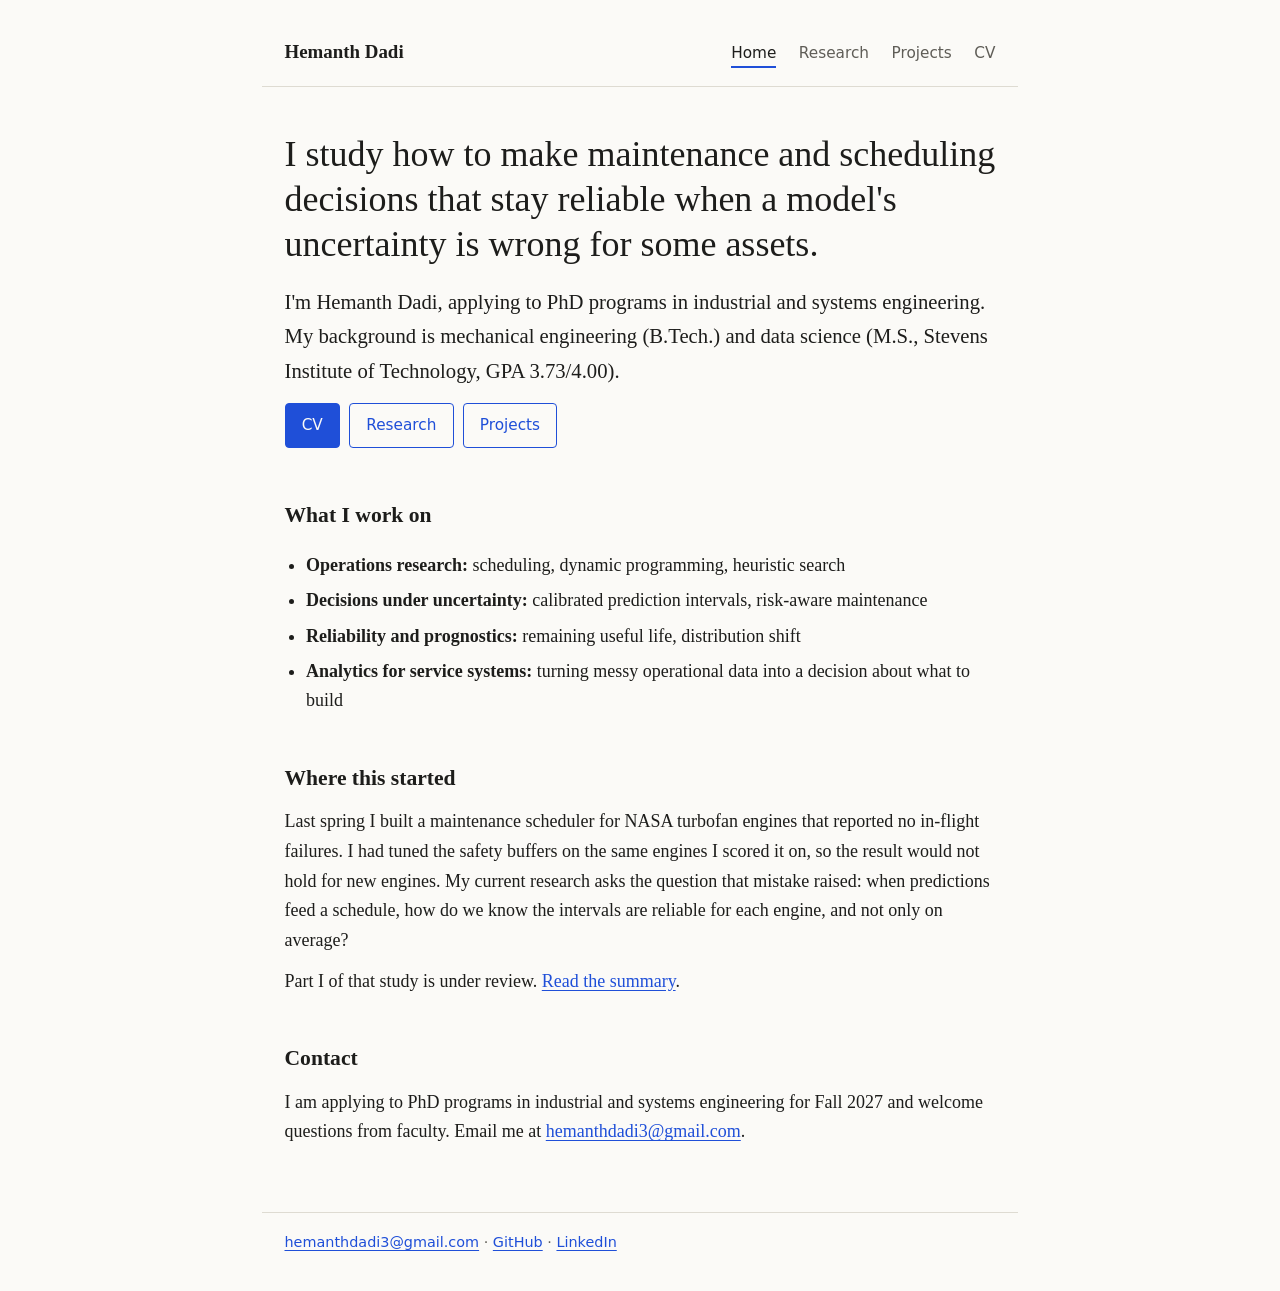
<file: index.html>
<!doctype html>
<html lang="en">
<head>
<meta charset="utf-8">
<meta name="viewport" content="width=device-width,initial-scale=1">
<title>Hemanth Dadi | PhD applicant, Industrial and Systems Engineering</title>
<meta name="description" content="PhD applicant in industrial and systems engineering. Research on reliable maintenance and scheduling decisions under uncertainty.">
<link rel="stylesheet" href="style.css">
</head>
<body>
<a class="skip" href="#main">Skip to content</a>
<header>
<a class="name" href="index.html">Hemanth Dadi</a>
<nav aria-label="Main">
<a href="index.html" aria-current="page">Home</a>
<a href="research.html">Research</a>
<a href="projects.html">Projects</a>
<a href="cv.html">CV</a>
</nav>
</header>
<main id="main">
<h1>I study how to make maintenance and scheduling decisions that stay reliable when a model's uncertainty is wrong for some assets.</h1>
<p class="lead">I'm Hemanth Dadi, applying to PhD programs in industrial and systems engineering. My background is mechanical engineering (B.Tech.) and data science (M.S., Stevens Institute of Technology, GPA 3.73/4.00).</p>
<p><a class="btn primary" href="cv.html">CV</a><a class="btn" href="research.html">Research</a><a class="btn" href="projects.html">Projects</a></p>

<h2>What I work on</h2>
<ul>
<li><b>Operations research:</b> scheduling, dynamic programming, heuristic search</li>
<li><b>Decisions under uncertainty:</b> calibrated prediction intervals, risk-aware maintenance</li>
<li><b>Reliability and prognostics:</b> remaining useful life, distribution shift</li>
<li><b>Analytics for service systems:</b> turning messy operational data into a decision about what to build</li>
</ul>

<h2>Where this started</h2>
<p>Last spring I built a maintenance scheduler for NASA turbofan engines that reported no in-flight failures. I had tuned the safety buffers on the same engines I scored it on, so the result would not hold for new engines. My current research asks the question that mistake raised: when predictions feed a schedule, how do we know the intervals are reliable for each engine, and not only on average?</p>
<p>Part I of that study is under review. <a href="research.html">Read the summary</a>.</p>
<h2>Contact</h2>
<p>I am applying to PhD programs in industrial and systems engineering for Fall 2027 and welcome questions from faculty. Email me at <a href="mailto:hemanthdadi3@gmail.com">hemanthdadi3@gmail.com</a>.</p>
</main>
<footer>
<a href="mailto:hemanthdadi3@gmail.com">hemanthdadi3@gmail.com</a> · <a href="https://github.com/HemanthDadi1">GitHub</a> · <a href="https://www.linkedin.com/in/hemanth-d-0b95a5201/">LinkedIn</a>
</footer>
</body>
</html>
</file>
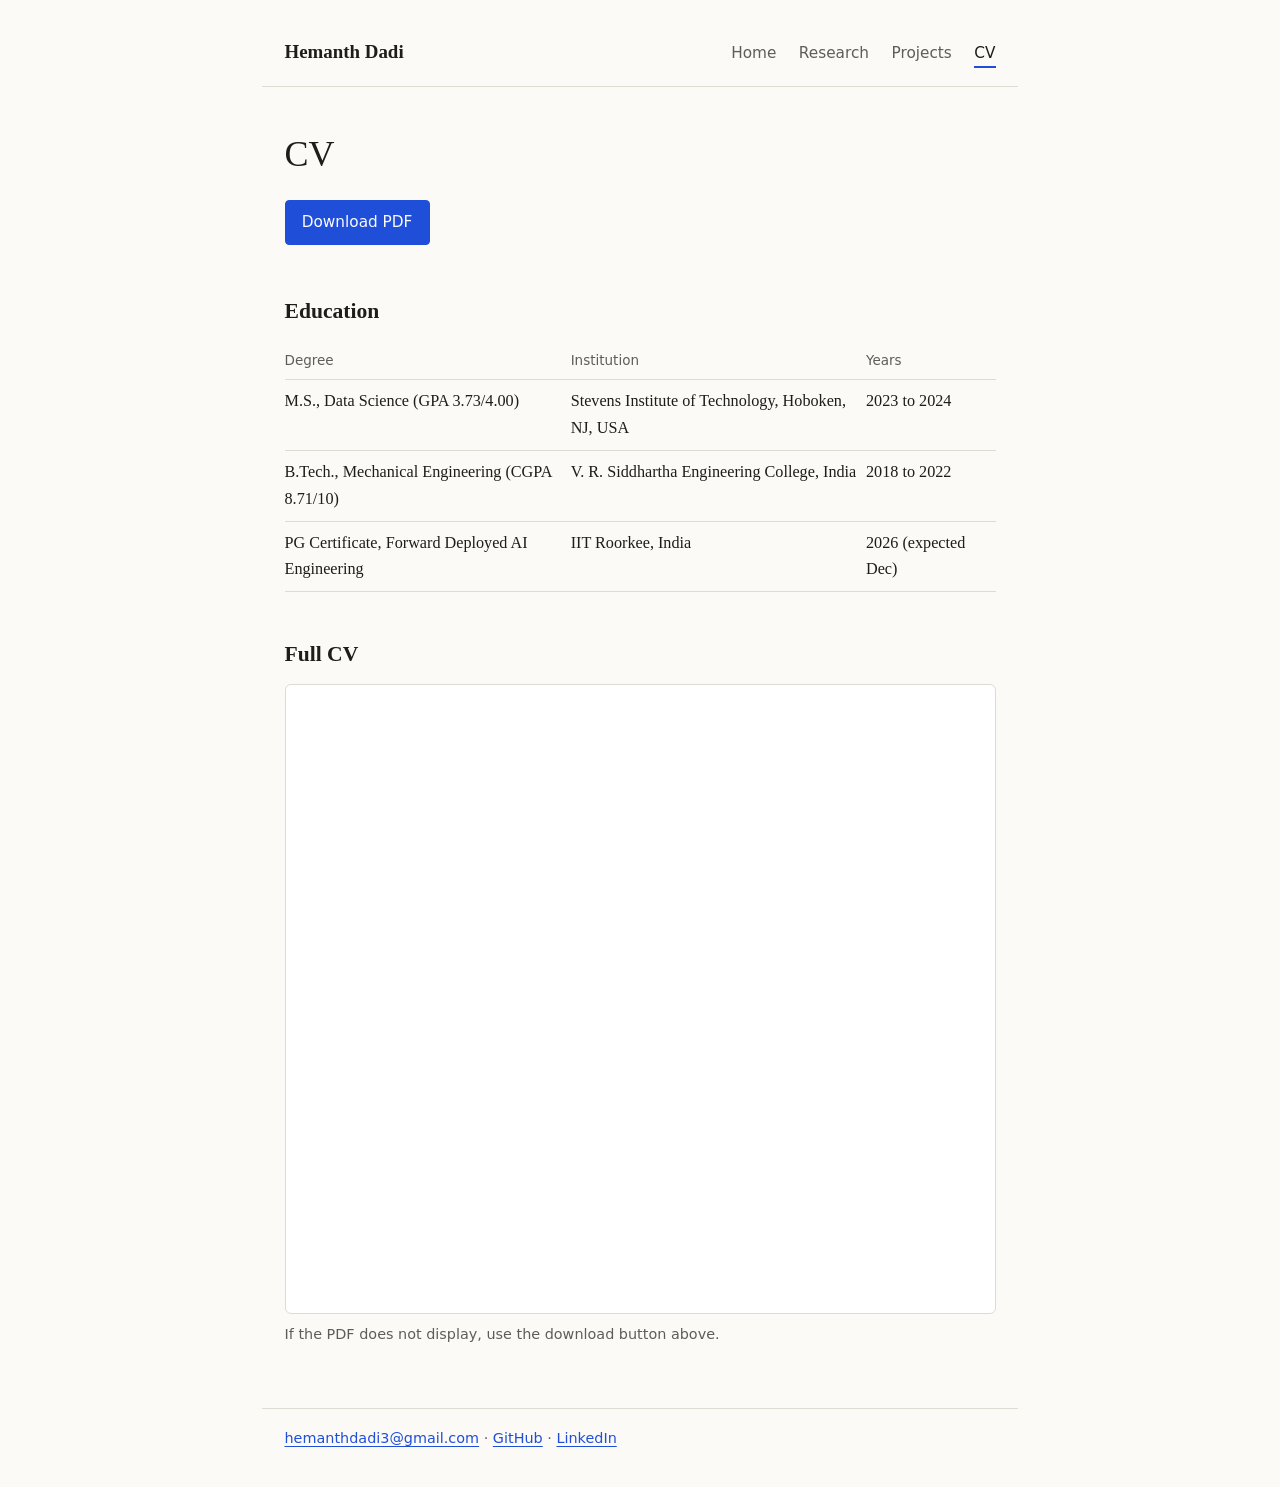
<file: cv.html>
<!doctype html>
<html lang="en">
<head>
<meta charset="utf-8">
<meta name="viewport" content="width=device-width,initial-scale=1">
<title>CV | Hemanth Dadi</title>
<meta name="description" content="CV and education of Hemanth Dadi.">
<link rel="stylesheet" href="style.css">
</head>
<body>
<a class="skip" href="#main">Skip to content</a>
<header>
<a class="name" href="index.html">Hemanth Dadi</a>
<nav aria-label="Main">
<a href="index.html">Home</a>
<a href="research.html">Research</a>
<a href="projects.html">Projects</a>
<a href="cv.html" aria-current="page">CV</a>
</nav>
</header>
<main id="main">
<h1>CV</h1>
<p><a class="btn primary" href="Hemanth_Dadi_CV.pdf">Download PDF</a></p>

<h2>Education</h2>
<table>
<tr><th>Degree</th><th>Institution</th><th>Years</th></tr>
<tr><td>M.S., Data Science (GPA 3.73/4.00)</td><td>Stevens Institute of Technology, Hoboken, NJ, USA</td><td>2023 to 2024</td></tr>
<tr><td>B.Tech., Mechanical Engineering (CGPA 8.71/10)</td><td>V. R. Siddhartha Engineering College, India</td><td>2018 to 2022</td></tr>
<tr><td>PG Certificate, Forward Deployed AI Engineering</td><td>IIT Roorkee, India</td><td>2026 (expected Dec)</td></tr>
</table>

<h2>Full CV</h2>
<iframe src="Hemanth_Dadi_CV.pdf" title="Hemanth Dadi CV (PDF)"></iframe>
<p class="meta">If the PDF does not display, use the download button above.</p>
</main>
<footer>
<a href="mailto:hemanthdadi3@gmail.com">hemanthdadi3@gmail.com</a> · <a href="https://github.com/HemanthDadi1">GitHub</a> · <a href="https://www.linkedin.com/in/hemanth-d-0b95a5201/">LinkedIn</a>
</footer>
</body>
</html>
</file>
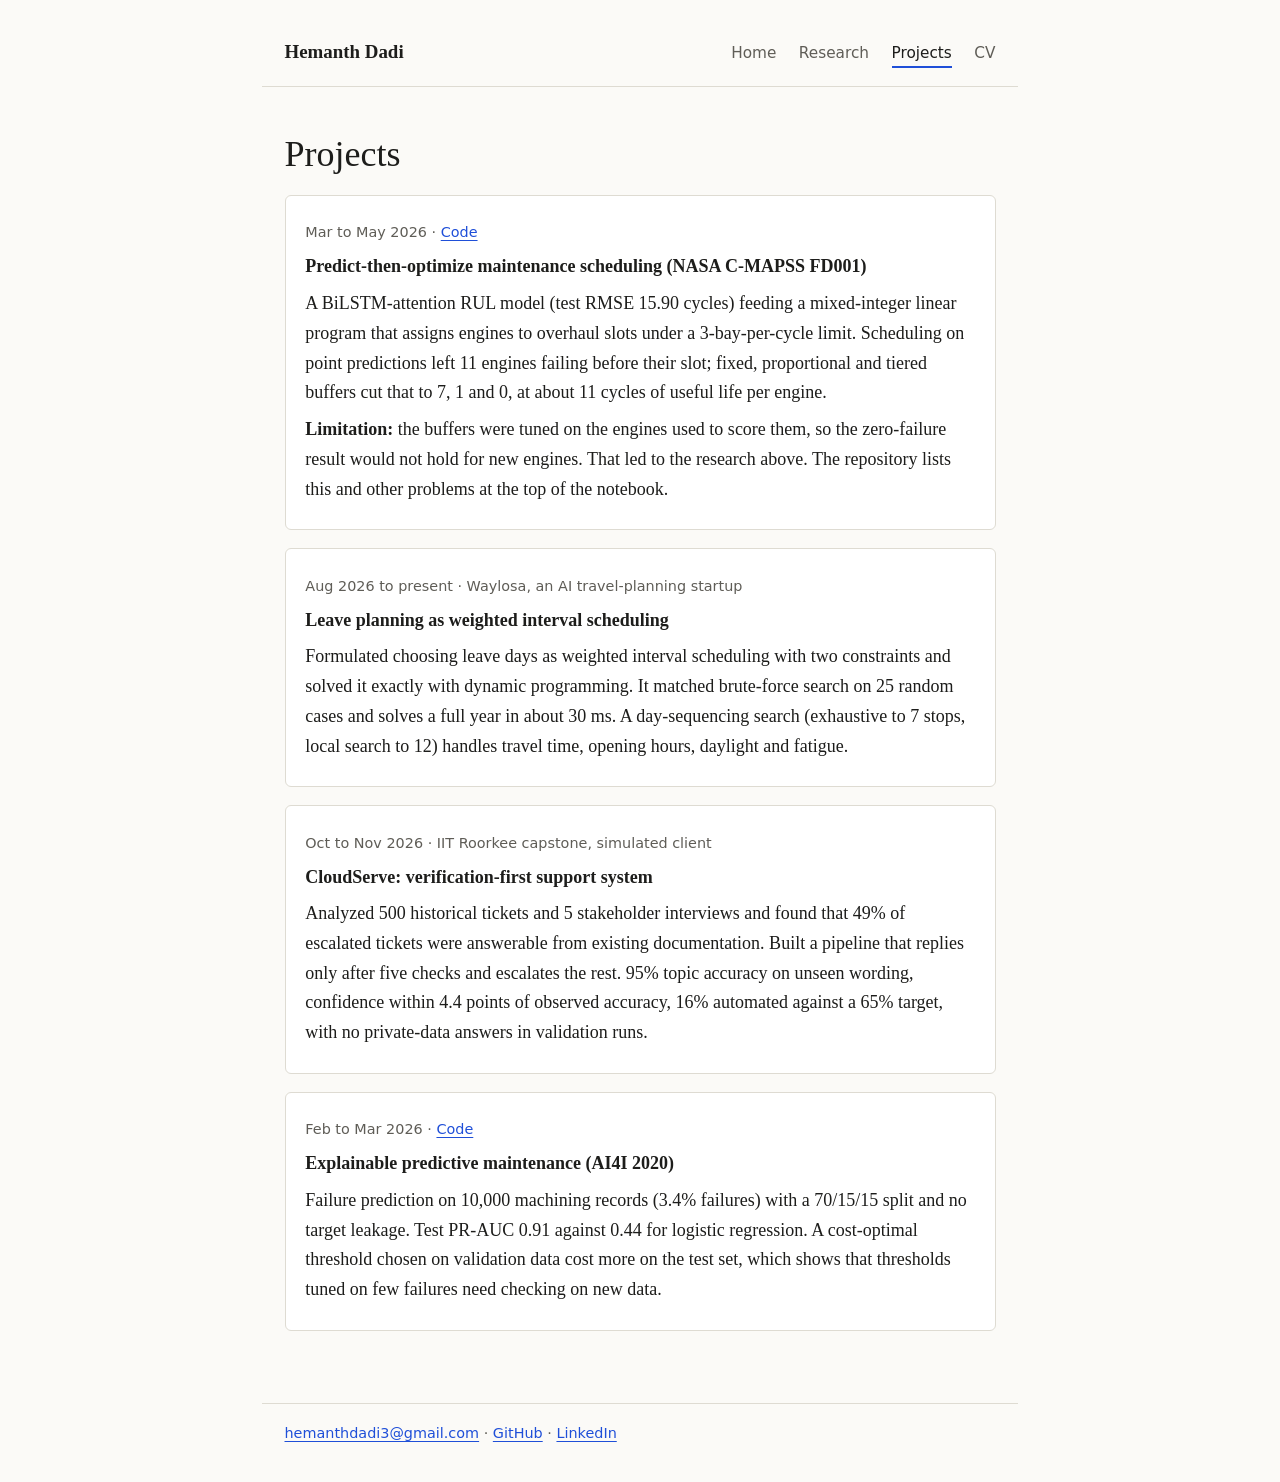
<file: projects.html>
<!doctype html>
<html lang="en">
<head>
<meta charset="utf-8">
<meta name="viewport" content="width=device-width,initial-scale=1">
<title>Projects | Hemanth Dadi</title>
<meta name="description" content="Selected projects in optimization, prognostics and decision support.">
<link rel="stylesheet" href="style.css">
</head>
<body>
<a class="skip" href="#main">Skip to content</a>
<header>
<a class="name" href="index.html">Hemanth Dadi</a>
<nav aria-label="Main">
<a href="index.html">Home</a>
<a href="research.html">Research</a>
<a href="projects.html" aria-current="page">Projects</a>
<a href="cv.html">CV</a>
</nav>
</header>
<main id="main">
<h1>Projects</h1>

<div class="card">
<p class="meta">Mar to May 2026 · <a href="https://github.com/HemanthDadi1/fd001-fleet-optimizer">Code</a></p>
<h3>Predict-then-optimize maintenance scheduling (NASA C-MAPSS FD001)</h3>
<p>A BiLSTM-attention RUL model (test RMSE 15.90 cycles) feeding a mixed-integer linear program that assigns engines to overhaul slots under a 3-bay-per-cycle limit. Scheduling on point predictions left 11 engines failing before their slot; fixed, proportional and tiered buffers cut that to 7, 1 and 0, at about 11 cycles of useful life per engine.</p>
<p><b>Limitation:</b> the buffers were tuned on the engines used to score them, so the zero-failure result would not hold for new engines. That led to the research above. The repository lists this and other problems at the top of the notebook.</p>
</div>

<div class="card">
<p class="meta">Aug 2026 to present · Waylosa, an AI travel-planning startup</p>
<h3>Leave planning as weighted interval scheduling</h3>
<p>Formulated choosing leave days as weighted interval scheduling with two constraints and solved it exactly with dynamic programming. It matched brute-force search on 25 random cases and solves a full year in about 30 ms. A day-sequencing search (exhaustive to 7 stops, local search to 12) handles travel time, opening hours, daylight and fatigue.</p>
</div>

<div class="card">
<p class="meta">Oct to Nov 2026 · IIT Roorkee capstone, simulated client</p>
<h3>CloudServe: verification-first support system</h3>
<p>Analyzed 500 historical tickets and 5 stakeholder interviews and found that 49% of escalated tickets were answerable from existing documentation. Built a pipeline that replies only after five checks and escalates the rest. 95% topic accuracy on unseen wording, confidence within 4.4 points of observed accuracy, 16% automated against a 65% target, with no private-data answers in validation runs.</p>
</div>

<div class="card">
<p class="meta">Feb to Mar 2026 · <a href="https://github.com/HemanthDadi1/ai4i-predictive-maintenance">Code</a></p>
<h3>Explainable predictive maintenance (AI4I 2020)</h3>
<p>Failure prediction on 10,000 machining records (3.4% failures) with a 70/15/15 split and no target leakage. Test PR-AUC 0.91 against 0.44 for logistic regression. A cost-optimal threshold chosen on validation data cost more on the test set, which shows that thresholds tuned on few failures need checking on new data.</p>
</div>
</main>
<footer>
<a href="mailto:hemanthdadi3@gmail.com">hemanthdadi3@gmail.com</a> · <a href="https://github.com/HemanthDadi1">GitHub</a> · <a href="https://www.linkedin.com/in/hemanth-d-0b95a5201/">LinkedIn</a>
</footer>
</body>
</html>
</file>
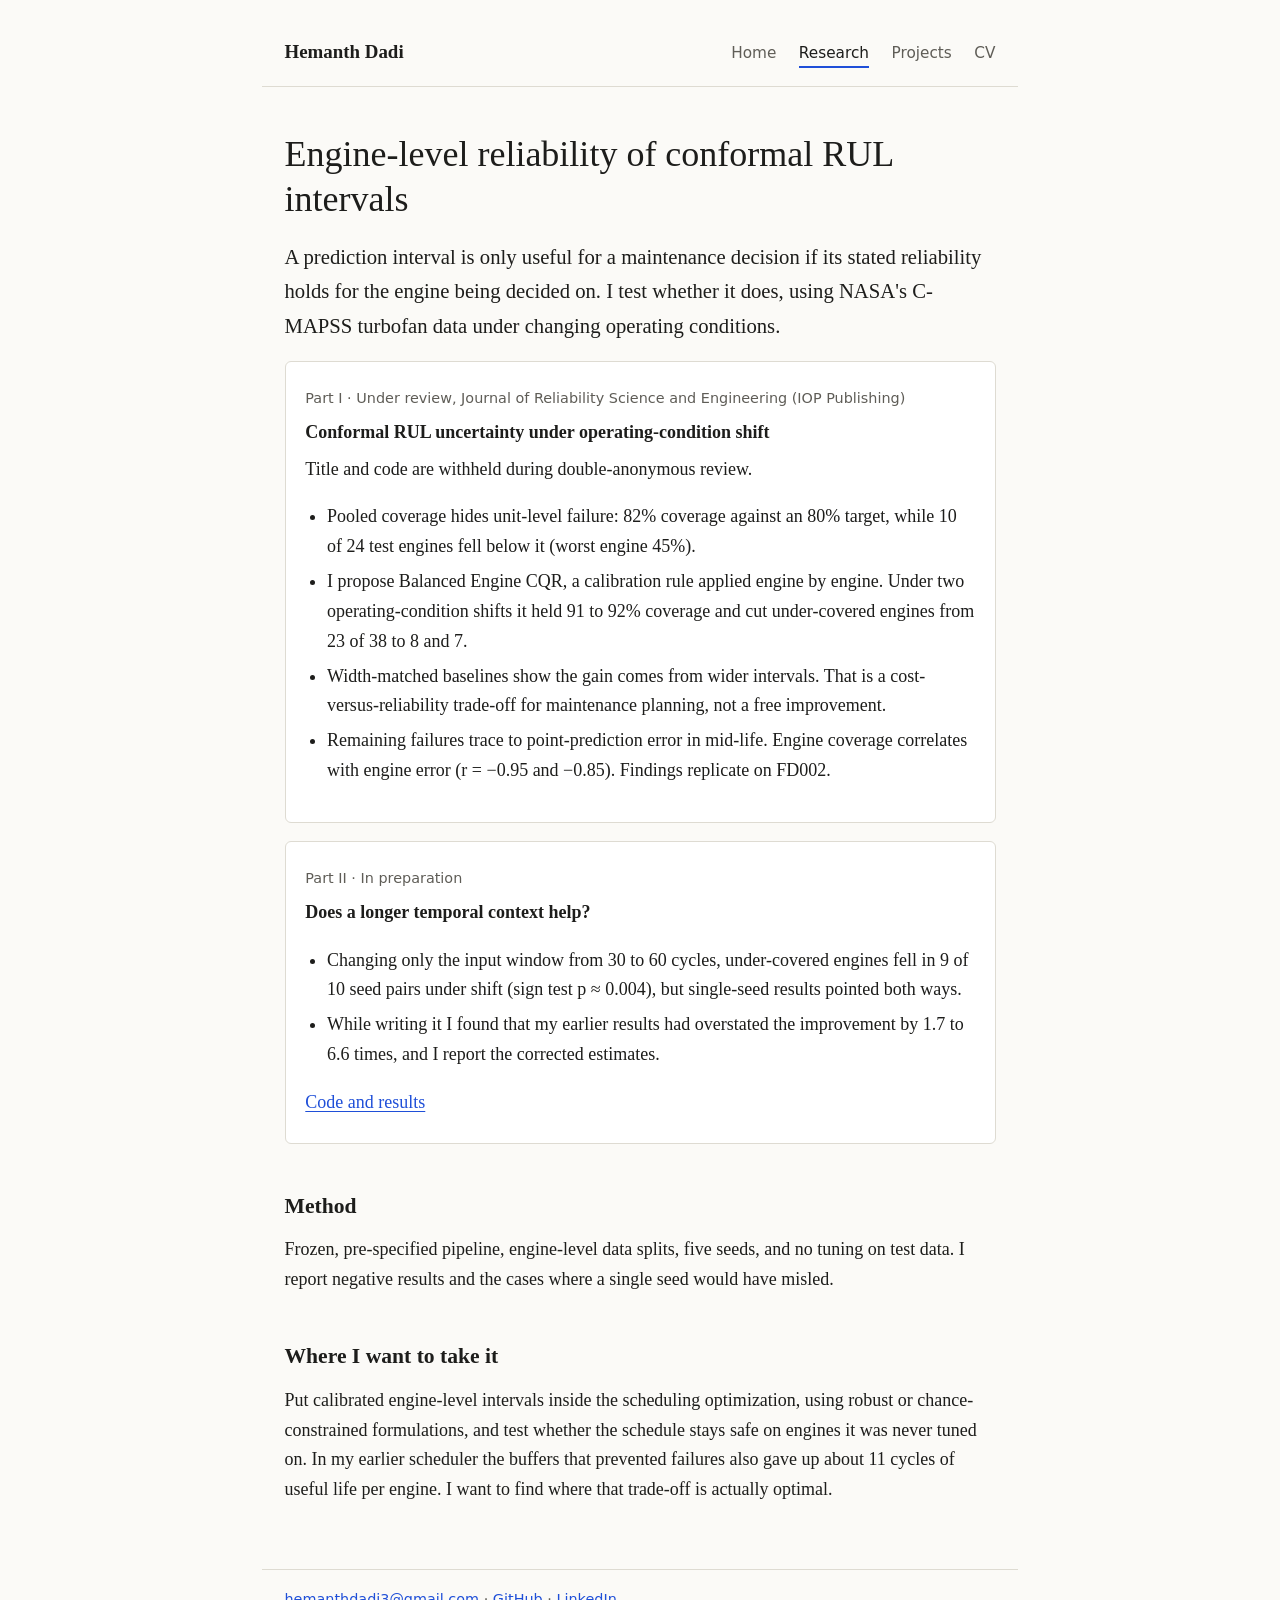
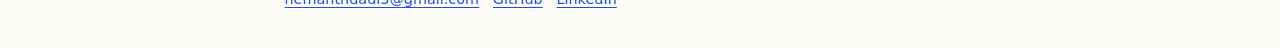
<file: research.html>
<!doctype html>
<html lang="en">
<head>
<meta charset="utf-8">
<meta name="viewport" content="width=device-width,initial-scale=1">
<title>Research | Hemanth Dadi</title>
<meta name="description" content="Conformal prediction intervals for remaining useful life at the level of individual engines.">
<link rel="stylesheet" href="style.css">
</head>
<body>
<a class="skip" href="#main">Skip to content</a>
<header>
<a class="name" href="index.html">Hemanth Dadi</a>
<nav aria-label="Main">
<a href="index.html">Home</a>
<a href="research.html" aria-current="page">Research</a>
<a href="projects.html">Projects</a>
<a href="cv.html">CV</a>
</nav>
</header>
<main id="main">
<h1>Engine-level reliability of conformal RUL intervals</h1>
<p class="lead">A prediction interval is only useful for a maintenance decision if its stated reliability holds for the engine being decided on. I test whether it does, using NASA's C-MAPSS turbofan data under changing operating conditions.</p>

<div class="card">
<p class="meta">Part I · Under review, Journal of Reliability Science and Engineering (IOP Publishing)</p>
<h3>Conformal RUL uncertainty under operating-condition shift</h3>
<p>Title and code are withheld during double-anonymous review.</p>
<ul>
<li>Pooled coverage hides unit-level failure: 82% coverage against an 80% target, while 10 of 24 test engines fell below it (worst engine 45%).</li>
<li>I propose Balanced Engine CQR, a calibration rule applied engine by engine. Under two operating-condition shifts it held 91 to 92% coverage and cut under-covered engines from 23 of 38 to 8 and 7.</li>
<li>Width-matched baselines show the gain comes from wider intervals. That is a cost-versus-reliability trade-off for maintenance planning, not a free improvement.</li>
<li>Remaining failures trace to point-prediction error in mid-life. Engine coverage correlates with engine error (r = −0.95 and −0.85). Findings replicate on FD002.</li>
</ul>
</div>

<div class="card">
<p class="meta">Part II · In preparation</p>
<h3>Does a longer temporal context help?</h3>
<ul>
<li>Changing only the input window from 30 to 60 cycles, under-covered engines fell in 9 of 10 seed pairs under shift (sign test p ≈ 0.004), but single-seed results pointed both ways.</li>
<li>While writing it I found that my earlier results had overstated the improvement by 1.7 to 6.6 times, and I report the corrected estimates.</li>
</ul>
<p><a href="https://github.com/HemanthDadi1/fd004-degradation-aware-rul">Code and results</a></p>
</div>

<h2>Method</h2>
<p>Frozen, pre-specified pipeline, engine-level data splits, five seeds, and no tuning on test data. I report negative results and the cases where a single seed would have misled.</p>

<h2>Where I want to take it</h2>
<p>Put calibrated engine-level intervals inside the scheduling optimization, using robust or chance-constrained formulations, and test whether the schedule stays safe on engines it was never tuned on. In my earlier scheduler the buffers that prevented failures also gave up about 11 cycles of useful life per engine. I want to find where that trade-off is actually optimal.</p>
</main>
<footer>
<a href="mailto:hemanthdadi3@gmail.com">hemanthdadi3@gmail.com</a> · <a href="https://github.com/HemanthDadi1">GitHub</a> · <a href="https://www.linkedin.com/in/hemanth-d-0b95a5201/">LinkedIn</a>
</footer>
</body>
</html>
</file>
<file: style.css>
:root{--bg:#fbfaf7;--fg:#1d1d1b;--muted:#5f5d57;--line:#dedbd2;--accent:#1f4fd8;--card:#fff}
@media (prefers-color-scheme:dark){:root{--bg:#141413;--fg:#ecebe6;--muted:#a9a69c;--line:#2c2b28;--accent:#8fb0ff;--card:#1b1b19}}
*{box-sizing:border-box}
html{font-size:18px}
body{margin:0;background:var(--bg);color:var(--fg);font-family:Georgia,"Times New Roman",serif;line-height:1.65}
a{color:var(--accent);text-underline-offset:3px}
a:focus-visible{outline:2px solid var(--accent);outline-offset:3px}
.skip{position:absolute;left:-999px}.skip:focus{left:1rem;top:1rem;background:var(--card);padding:.5rem}
header,main,footer{max-width:42rem;margin:0 auto;padding:0 1.25rem}
header{display:flex;justify-content:space-between;align-items:baseline;flex-wrap:wrap;gap:.5rem 1.5rem;padding-top:2rem;padding-bottom:1rem;border-bottom:1px solid var(--line)}
header .name{font-weight:bold;color:var(--fg);text-decoration:none;font-size:1.05rem}
nav{display:flex;gap:1.25rem;font-family:system-ui,sans-serif;font-size:.85rem}
nav a{color:var(--muted);text-decoration:none}nav a[aria-current]{color:var(--fg);border-bottom:2px solid var(--accent)}
nav a:hover{color:var(--fg)}
main{padding-top:2.5rem;padding-bottom:3rem}
h1{font-size:2rem;line-height:1.25;margin:0 0 1rem;font-weight:normal}
h2{font-size:1.2rem;margin:2.5rem 0 .6rem;font-weight:bold}
h3{font-size:1rem;margin:0 0 .15rem}
p{margin:.6rem 0}
.lead{font-size:1.15rem}
.meta{font-family:system-ui,sans-serif;font-size:.8rem;color:var(--muted);margin:0 0 .4rem}
.card{background:var(--card);border:1px solid var(--line);border-radius:6px;padding:1rem 1.1rem;margin:1rem 0}
.card p{margin:.4rem 0}
ul{padding-left:1.2rem}li{margin:.3rem 0}
table{border-collapse:collapse;width:100%;font-size:.9rem}
td,th{text-align:left;padding:.45rem .5rem .45rem 0;border-bottom:1px solid var(--line);vertical-align:top}
th{font-family:system-ui,sans-serif;font-size:.75rem;color:var(--muted);font-weight:normal}
.btn{display:inline-block;font-family:system-ui,sans-serif;font-size:.85rem;padding:.5rem .9rem;border:1px solid var(--accent);border-radius:4px;text-decoration:none;margin:.25rem .5rem .25rem 0}
.btn.primary{background:var(--accent);color:var(--bg)}
footer{padding-top:1rem;padding-bottom:2rem;border-top:1px solid var(--line);font-family:system-ui,sans-serif;font-size:.8rem;color:var(--muted)}
iframe{width:100%;height:70vh;border:1px solid var(--line);border-radius:6px;background:#fff}
@media (max-width:30rem){html{font-size:17px}h1{font-size:1.6rem}}
</file>
